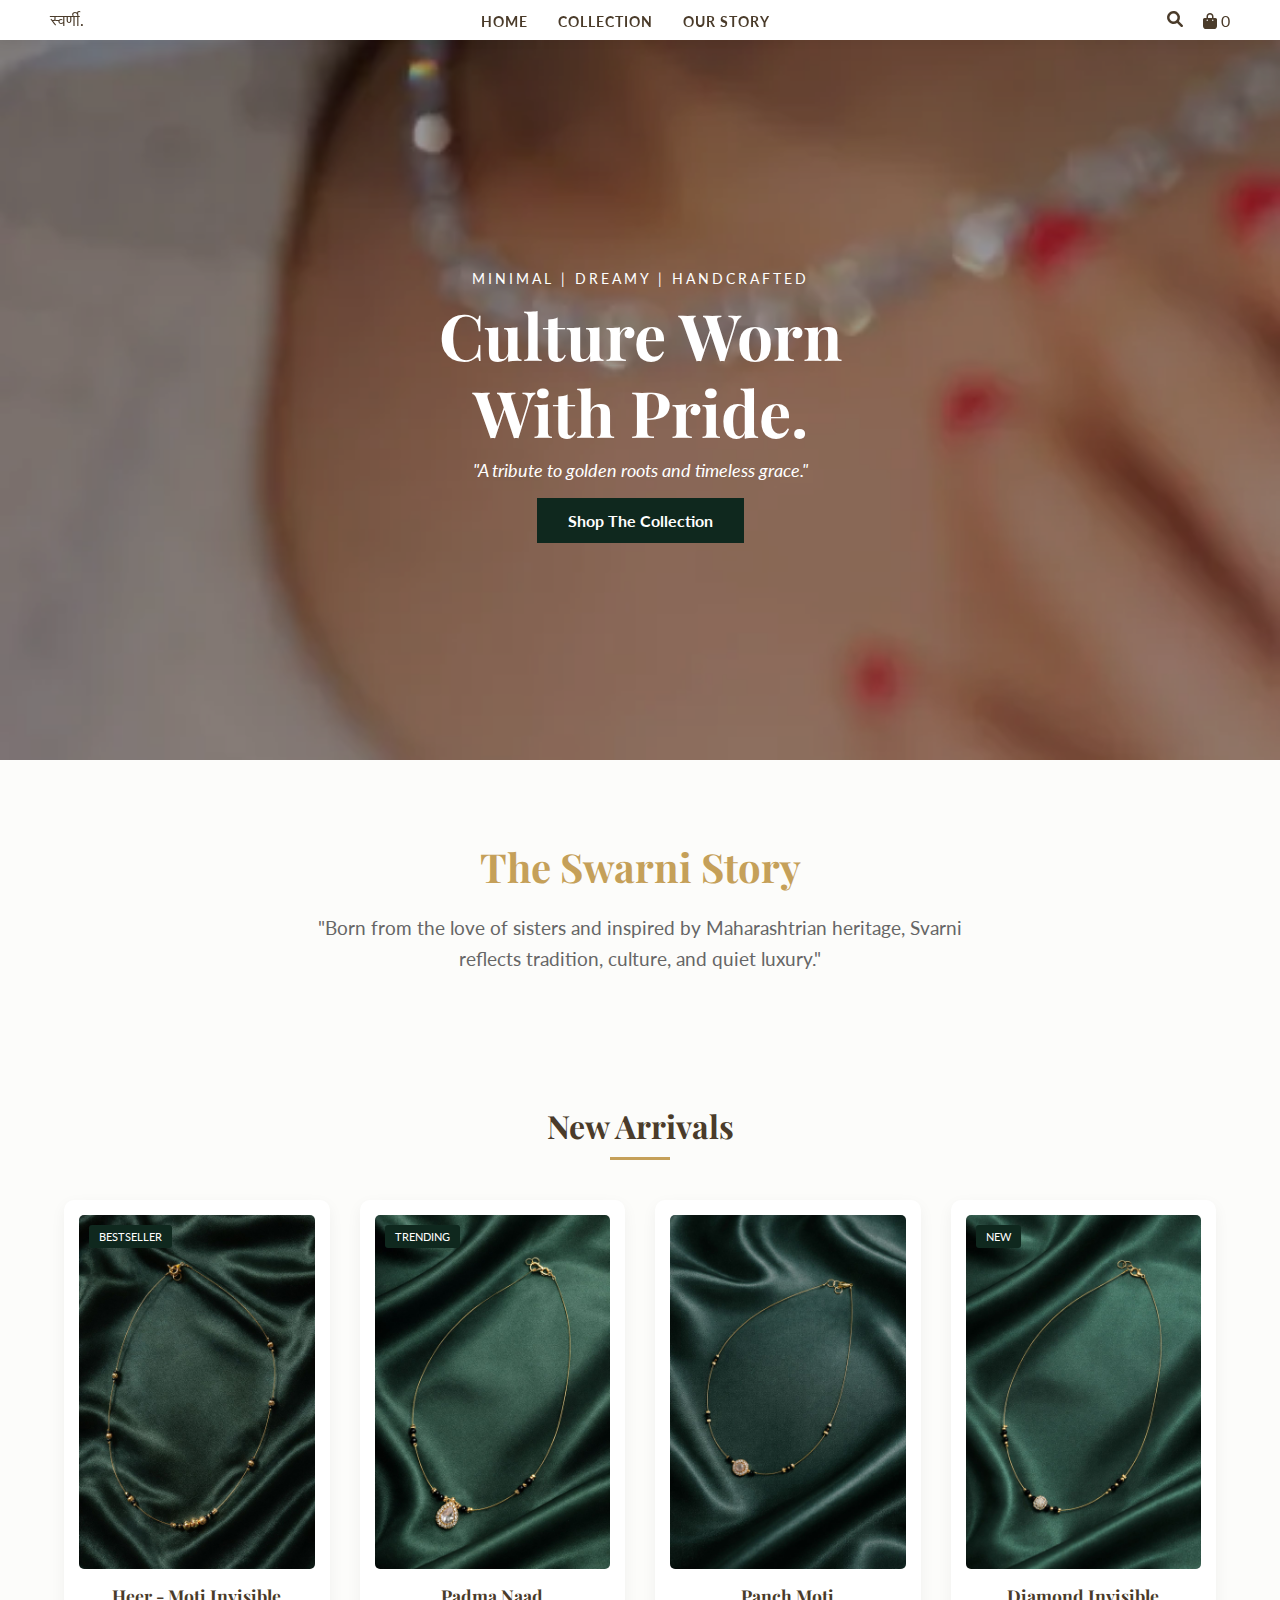
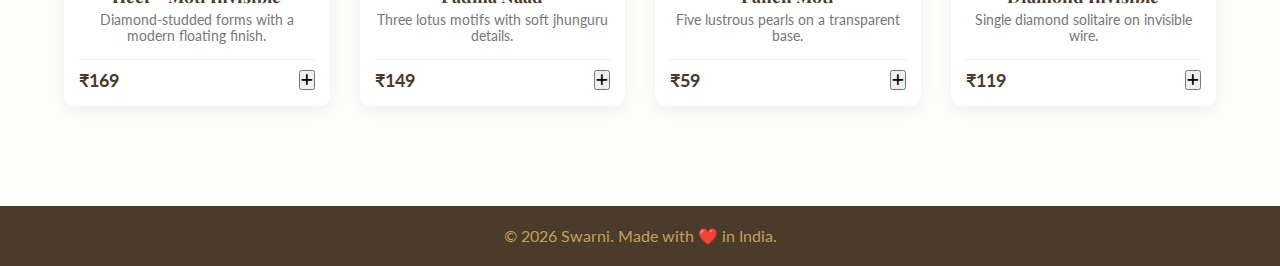
<file: index.html>
<!DOCTYPE html>
<html lang="en">
<head>
    <meta charset="UTF-8">
    <meta name="viewport" content="width=device-width, initial-scale=1.0">
    <title>Swarni | Culture Worn With Pride</title>
    <link rel="stylesheet" href="style.css">
    <link rel="preconnect" href="https://fonts.googleapis.com">
    <link href="https://fonts.googleapis.com/css2?family=Lato:wght@300;400&family=Playfair+Display:wght@700&display=swap" rel="stylesheet">
    <link rel="stylesheet" href="https://cdnjs.cloudflare.com/ajax/libs/font-awesome/6.0.0/css/all.min.css">
</head>
<body>

    <nav class="navbar">
        <div class="logo">स्वर्णी<span class="dot">.</span></div>
        <ul class="nav-links">
            <li><a href="#home">Home</a></li>
            <li><a href="#collection">Collection</a></li>
            <li><a href="#about">Our Story</a></li>
        </ul>
        <div class="icons">
            <i class="fa-solid fa-magnifying-glass"></i>
            <div class="cart-box">
                <i class="fa-solid fa-bag-shopping"></i>
                <span class="cart-count">0</span>
            </div>
        </div>
    </nav>

    <header id="home" class="hero">
        <div class="hero-overlay"></div>
        <div class="hero-text">
            <p class="subtitle">MINIMAL | DREAMY | HANDCRAFTED</p>
            <h1>Culture Worn <br> With Pride.</h1>
            <p class="tagline">"A tribute to golden roots and timeless grace."</p>
            <a href="#collection" class="btn">Shop The Collection</a>
        </div>
    </header>

    <section id="about" class="brand-story">
        <div class="container">
            <h2>The Swarni Story</h2>
            <p>"Born from the love of sisters and inspired by Maharashtrian heritage, Svarni reflects tradition, culture, and quiet luxury."</p>
        </div>
    </section>

    <section id="collection" class="products">
        <div class="section-title">
            <h2>New Arrivals</h2>
            <div class="line"></div>
        </div>
        
        <div class="product-grid">
            
            <div class="card">
                <div class="card-image">
                    <img src="images/mangalsutra-gold.jpg" alt="Heer Moti">
                    <span class="badge">Bestseller</span>
                </div>
                <h3>Heer - Moti Invisible</h3>
                <p class="desc">Diamond-studded forms with a modern floating finish.</p>
                <div class="price-row">
                    <span class="price">₹169</span>
                    <button class="btn-add"><i class="fa-solid fa-plus"></i></button>
                </div>
            </div>

            <div class="card">
                <div class="card-image">
                    <img src="images/mangalsutra-teardrop.jpg" alt="Padma Naad">
                    <span class="badge">Trending</span>
                </div>
                <h3>Padma Naad</h3>
                <p class="desc">Three lotus motifs with soft jhunguru details.</p>
                <div class="price-row">
                    <span class="price">₹149</span>
                    <button class="btn-add"><i class="fa-solid fa-plus"></i></button>
                </div>
            </div>

            <div class="card">
                <div class="card-image">
                    <img src="images/mangalsutra-simple.jpg" alt="Panch Moti">
                </div>
                <h3>Panch Moti</h3>
                <p class="desc">Five lustrous pearls on a transparent base.</p>
                <div class="price-row">
                    <span class="price">₹59</span>
                    <button class="btn-add"><i class="fa-solid fa-plus"></i></button>
                </div>
            </div>

             <div class="card">
                <div class="card-image">
                    <img src="images/mangalsutra-diamond.jpg" alt="Diamond Invisible">
                    <span class="badge">New</span>
                </div>
                <h3>Diamond Invisible</h3>
                <p class="desc">Single diamond solitaire on invisible wire.</p>
                <div class="price-row">
                    <span class="price">₹119</span>
                    <button class="btn-add"><i class="fa-solid fa-plus"></i></button>
                </div>
            </div>

        </div>
    </section>

    <footer>
        <p>© 2026 Swarni. Made with ❤️ in India.</p>
    </footer>

</body>
</html>
</file>
<file: style.css>
/* --- 1. Variables & Global Reset (The "Color Palette") --- */
:root {
    /* New Palette based on Svarni Logo */
    --primary-bg: #FCFCFA;       /* Creamy Off-White (Matches logo background) */
    --primary-text: #4A3B2A;     /* Deep Walnut Brown (Matches logo text) */
    --accent-gold: #C5A059;      /* Muted Gold (Matches logo details) */
    --royal-green: #0f281e;      /* The Contrast Color for Buttons */
    --white: #ffffff;
    --light-gray: #f4f4f4;
}

* {
    margin: 0;
    padding: 0;
    box-sizing: border-box;
    font-family: 'Lato', sans-serif;
}

body {
    background-color: var(--primary-bg);
    color: var(--primary-text);
}

/* --- 2. Navbar (The "Cream" Header) --- */
.navbar {
    display: flex;
    justify-content: space-between;
    align-items: center;
    padding: 10px 50px;
    background-color: var(--white); /* White bar to make logo blend in */
    box-shadow: 0 2px 10px rgba(0,0,0,0.05); /* Soft shadow */
    position: sticky;
    top: 0;
    z-index: 1000;
}

/* Logo Image Styling */
.logo-img {
    height: 70px; /* Big enough to see details */
    width: auto;
    display: block;
    mix-blend-mode: multiply; /* TRICK: Makes the logo background transparent! */
}

.nav-links {
    list-style: none;
    display: flex;
    gap: 30px;
}

.nav-links a {
    text-decoration: none;
    color: var(--primary-text); /* Dark Brown text now */
    font-weight: 700;
    text-transform: uppercase;
    font-size: 0.9rem;
    letter-spacing: 1px;
    transition: 0.3s;
}

.nav-links a:hover {
    color: var(--accent-gold);
}

.icons {
    display: flex;
    gap: 20px;
    color: var(--primary-text);
    cursor: pointer;
}

/* --- 3. Hero Section (The "Banner") --- */
.hero {
    height: 80vh;
    background: url('images/hero-bg.jpg') no-repeat center center/cover;
    position: relative;
    display: flex;
    align-items: center;
    justify-content: center;
    text-align: center;
    color: white; /* Text stays white on image */
}

.hero-overlay {
    position: absolute;
    top: 0; left: 0; width: 100%; height: 100%;
    background: rgba(0, 0, 0, 0.4); /* Darkens image so text pops */
}

.hero-text {
    position: relative;
    z-index: 1;
}

.hero h1 {
    font-family: 'Playfair Display', serif;
    font-size: 4rem;
    margin: 10px 0;
    line-height: 1.2;
}

.subtitle {
    letter-spacing: 3px;
    font-size: 0.9rem;
    text-transform: uppercase;
}

.tagline {
    font-style: italic;
    margin-bottom: 30px;
    font-size: 1.1rem;
}

.btn {
    padding: 12px 30px;
    background-color: var(--royal-green);
    color: white;
    text-decoration: none;
    font-weight: bold;
    border: 1px solid var(--royal-green);
    transition: 0.3s;
}

.btn:hover {
    background-color: transparent;
    border-color: white;
}

/* --- 4. Brand Story --- */
.brand-story {
    padding: 80px 20px;
    text-align: center;
    background-color: var(--primary-bg);
}

.brand-story h2 {
    font-family: 'Playfair Display', serif;
    color: var(--accent-gold);
    font-size: 2.5rem;
    margin-bottom: 20px;
}

.brand-story p {
    max-width: 700px;
    margin: 0 auto;
    font-size: 1.2rem;
    line-height: 1.6;
    color: #666;
}

/* --- 5. Product Collection --- */
.products {
    padding: 50px 5%;
}

.section-title {
    text-align: center;
    margin-bottom: 40px;
}

.section-title h2 {
    font-family: 'Playfair Display', serif;
    font-size: 2rem;
    color: var(--primary-text);
}

.line {
    width: 60px;
    height: 3px;
    background-color: var(--accent-gold);
    margin: 10px auto;
}

.product-grid {
    display: grid;
    grid-template-columns: repeat(auto-fit, minmax(250px, 1fr));
    gap: 30px;
}

.card {
    background: white;
    padding: 15px;
    border-radius: 10px;
    box-shadow: 0 5px 15px rgba(0,0,0,0.05);
    transition: 0.3s;
    text-align: center;
}

.card:hover {
    transform: translateY(-5px);
}

.card-image {
    position: relative;
    overflow: hidden;
    border-radius: 5px;
}

.card img {
    width: 100%;
    height: auto;
    display: block;
}

.badge {
    position: absolute;
    top: 10px; left: 10px;
    background-color: var(--royal-green);
    color: white;
    padding: 5px 10px;
    font-size: 0.7rem;
    text-transform: uppercase;
    border-radius: 3px;
}

.card h3 {
    margin: 15px 0 5px;
    font-size: 1.1rem;
    color: var(--primary-text);
    font-family: 'Playfair Display', serif;
}

.desc {
    font-size: 0.85rem;
    color: #777;
    margin-bottom: 15px;
}

.price-row {
    display: flex;
    justify-content: space-between;
    align-items: center;
    padding-top: 10px;
    border-top: 1px solid #eee;
}

.price {
    font-weight: bold;
    font-size: 1.1rem;
    color: var(--primary-text);
}

/* Buy Button - Updated for WhatsApp */
.btn-buy {
    background-color: var(--royal-green);
    color: white;
    border: none;
    padding: 8px 15px;
    border-radius: 5px;
    cursor: pointer;
    font-size: 0.9rem;
    transition: 0.3s;
    display: flex;
    align-items: center;
    gap: 5px;
}

.btn-buy:hover {
    background-color: var(--accent-gold);
    color: var(--primary-text);
}

/* --- 6. Footer --- */
footer {
    background-color: var(--primary-text); /* Dark Brown Footer */
    color: var(--accent-gold);
    text-align: center;
    padding: 20px;
    margin-top: 50px;
}

/* --- 7. Mobile Responsive --- */
@media (max-width: 768px) {
    .navbar {
        flex-direction: column;
        padding: 15px;
    }
    
    .logo-img {
        height: 60px;
        margin-bottom: 10px;
    }
    
    .nav-links {
        gap: 15px;
        margin-bottom: 15px;
    }

    .hero h1 { font-size: 2.5rem; }
}
</file>
